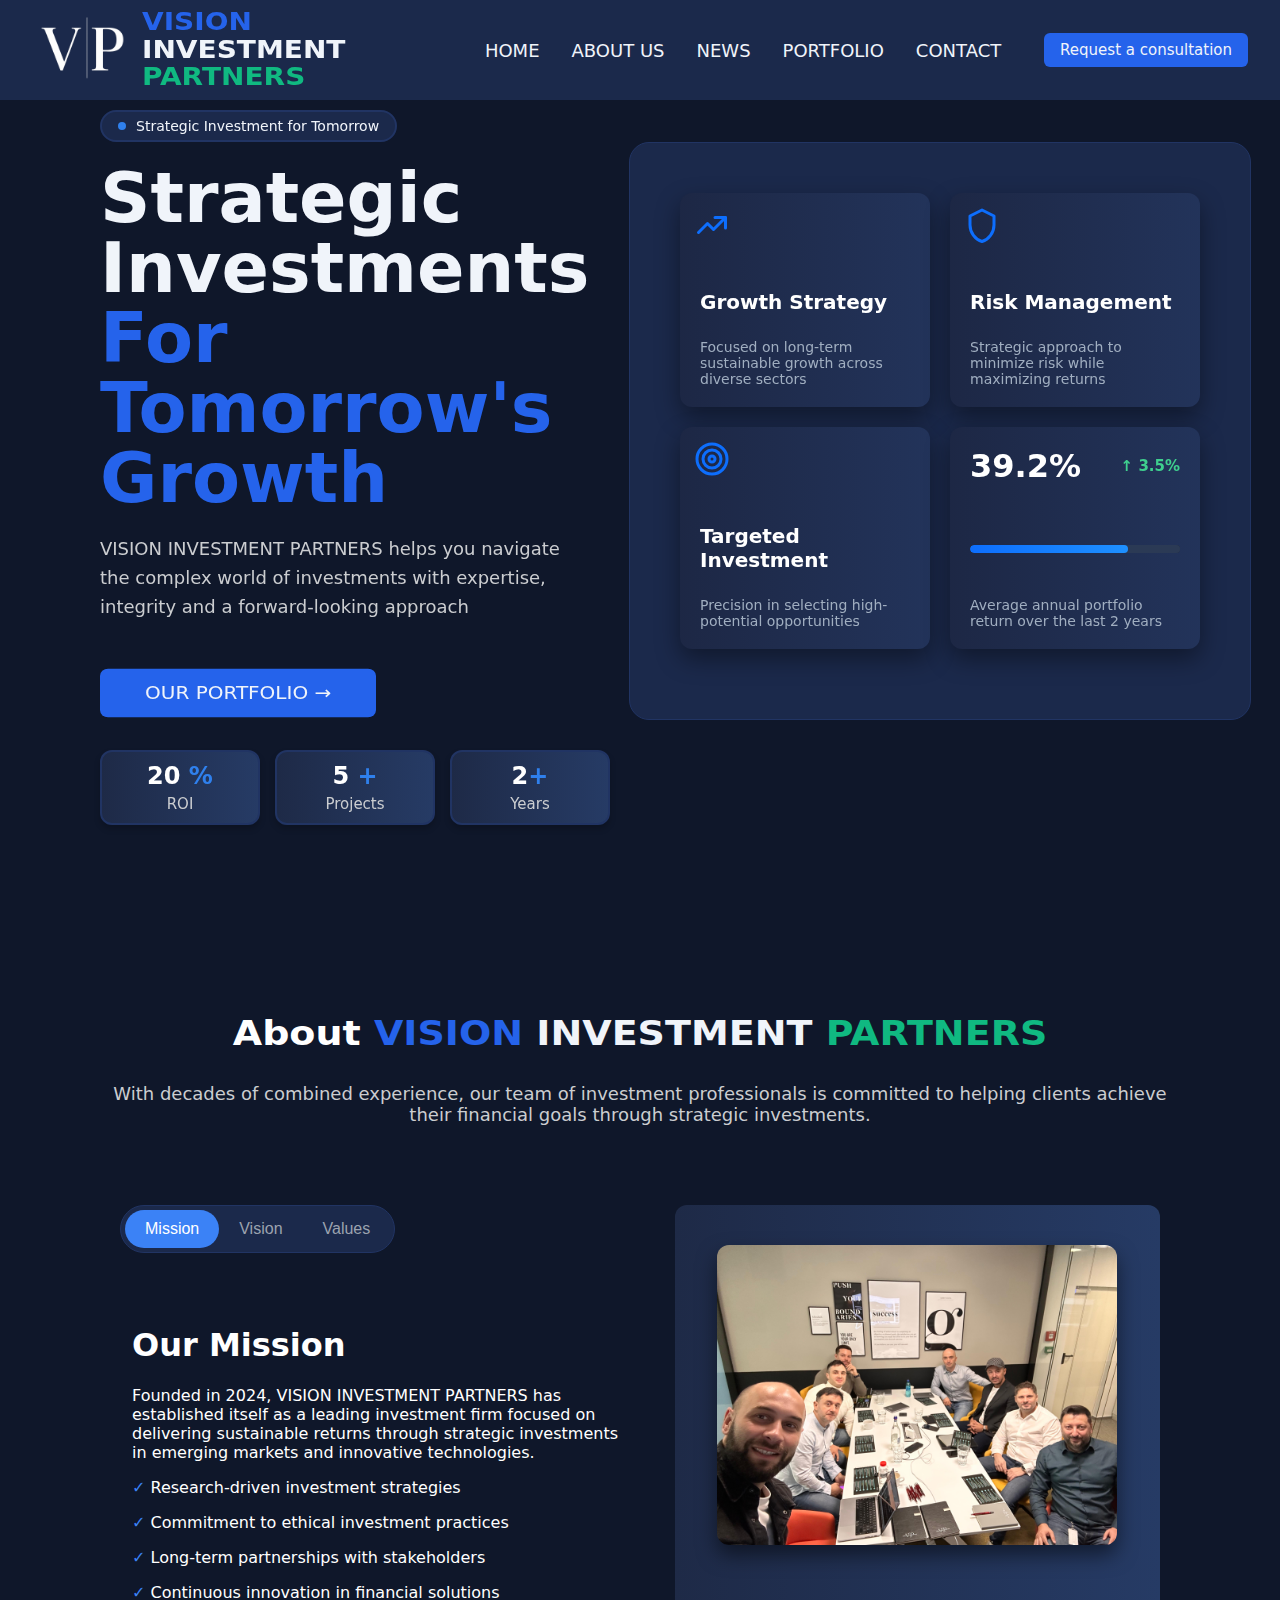
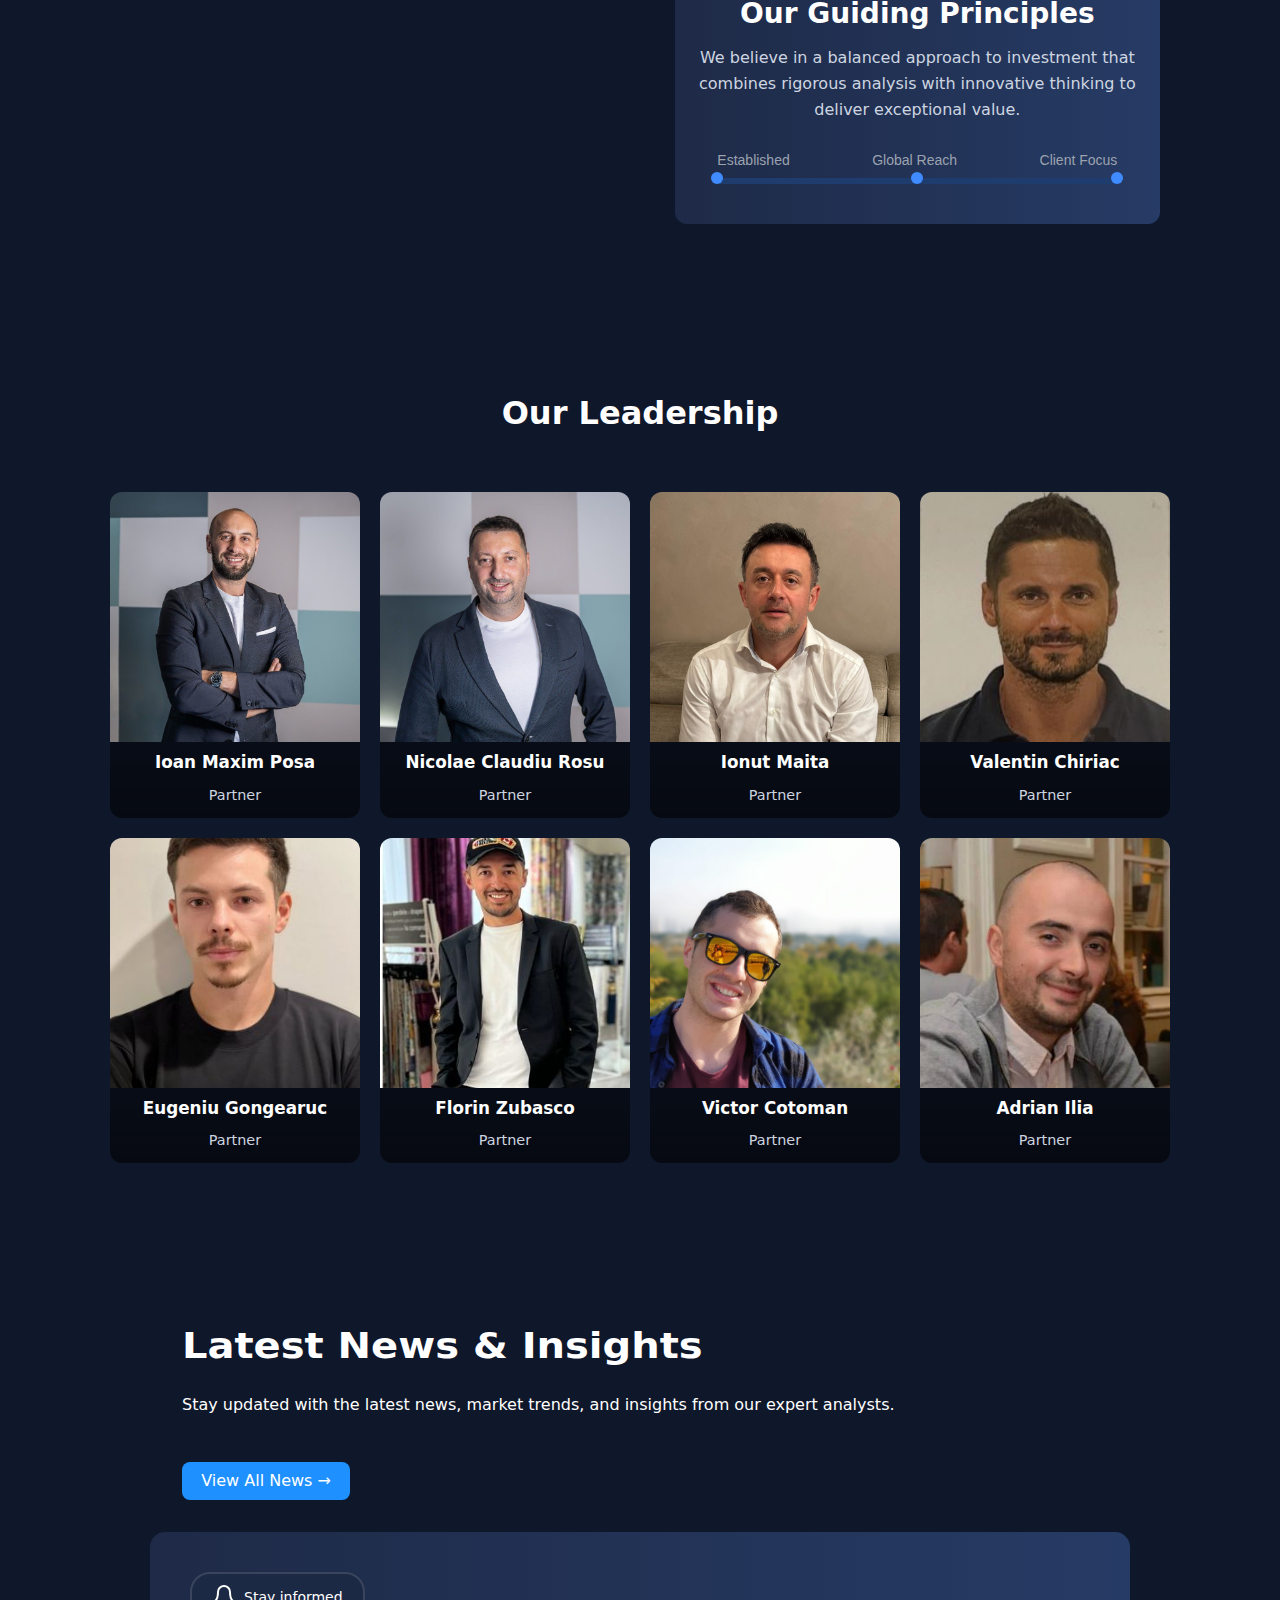
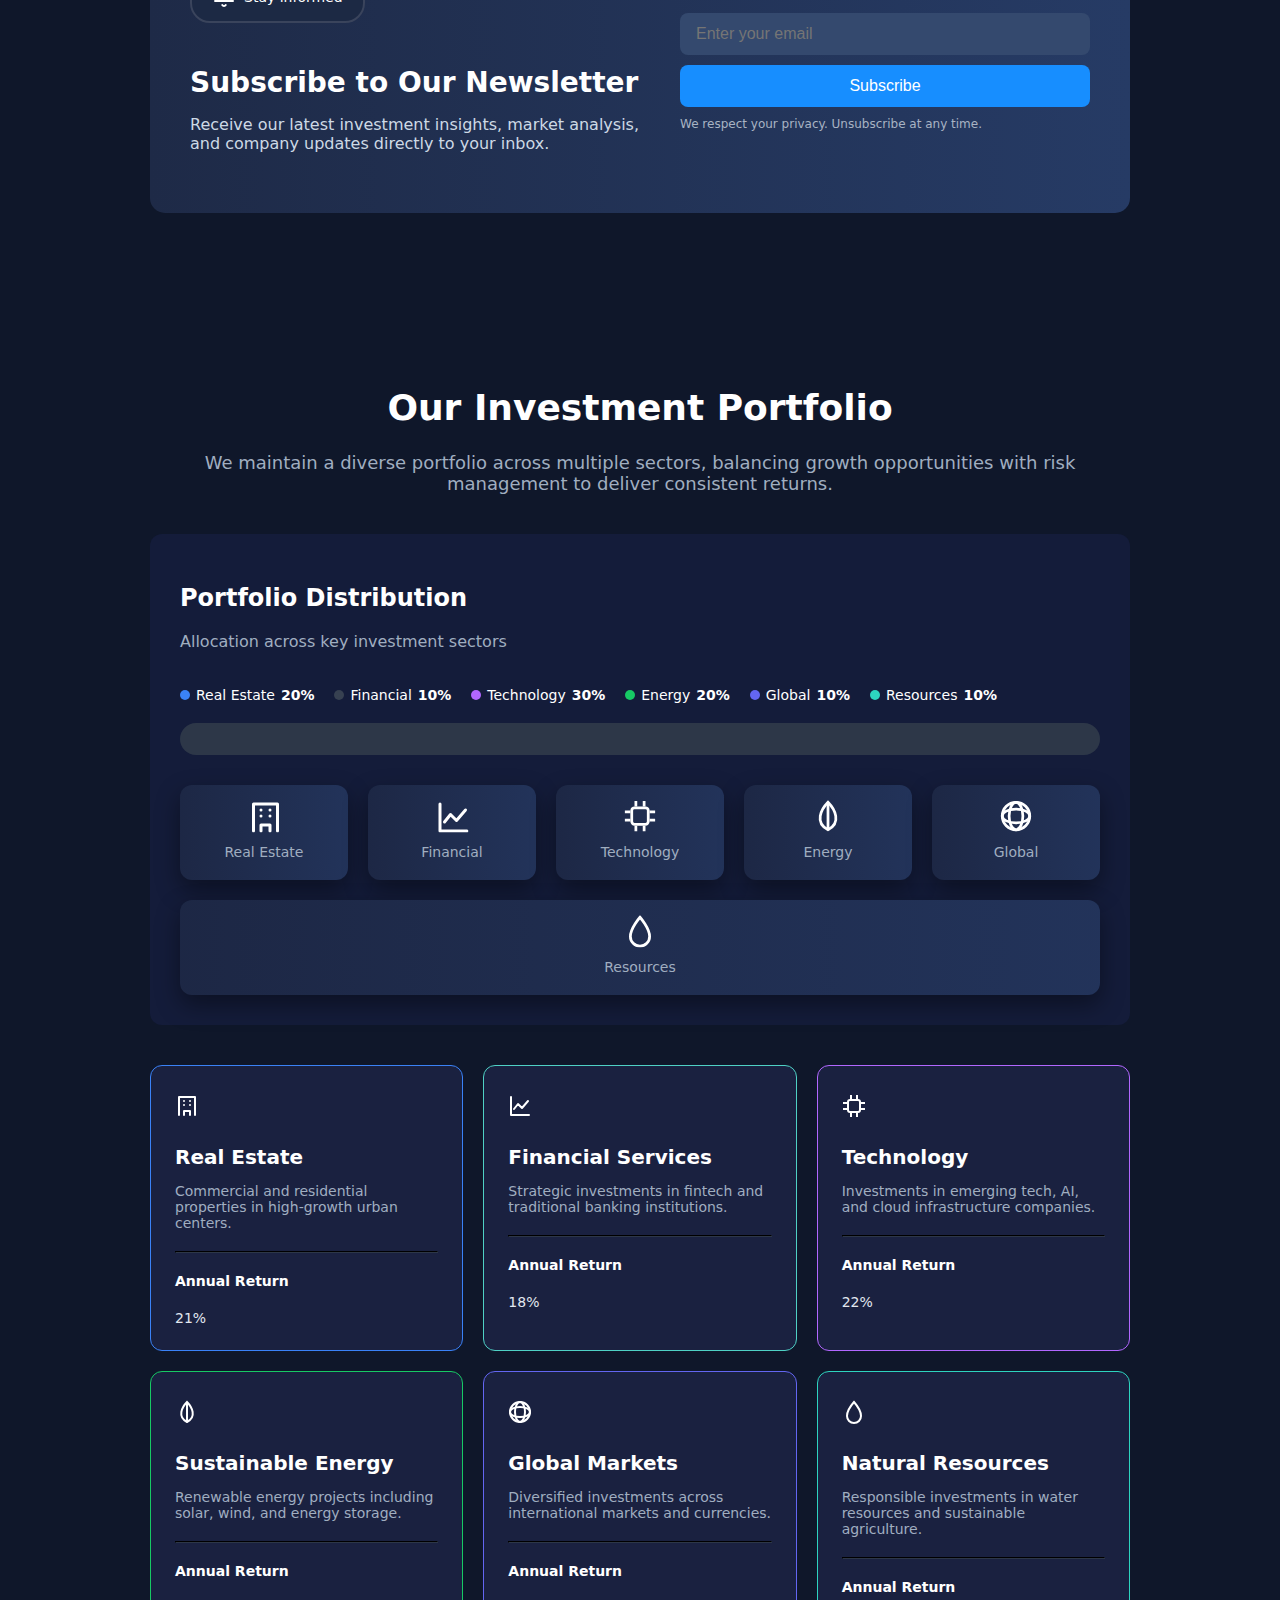
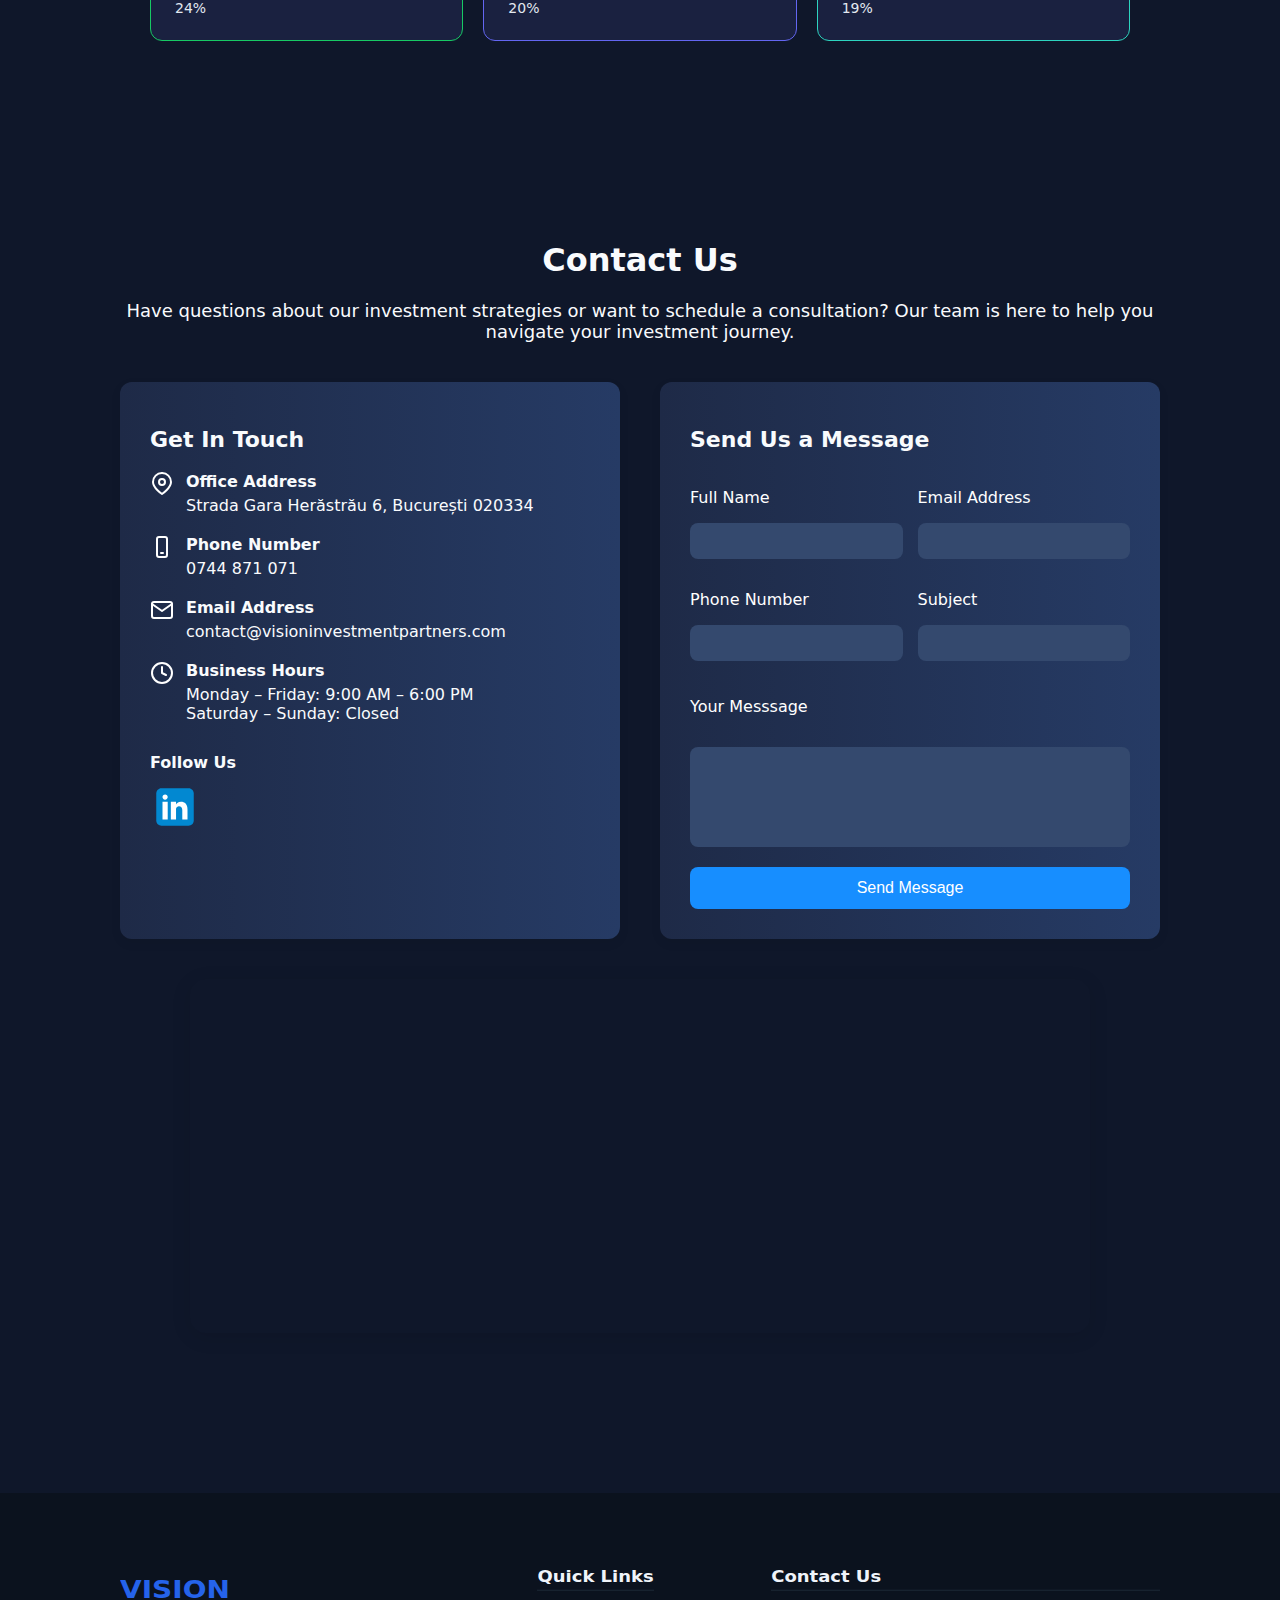
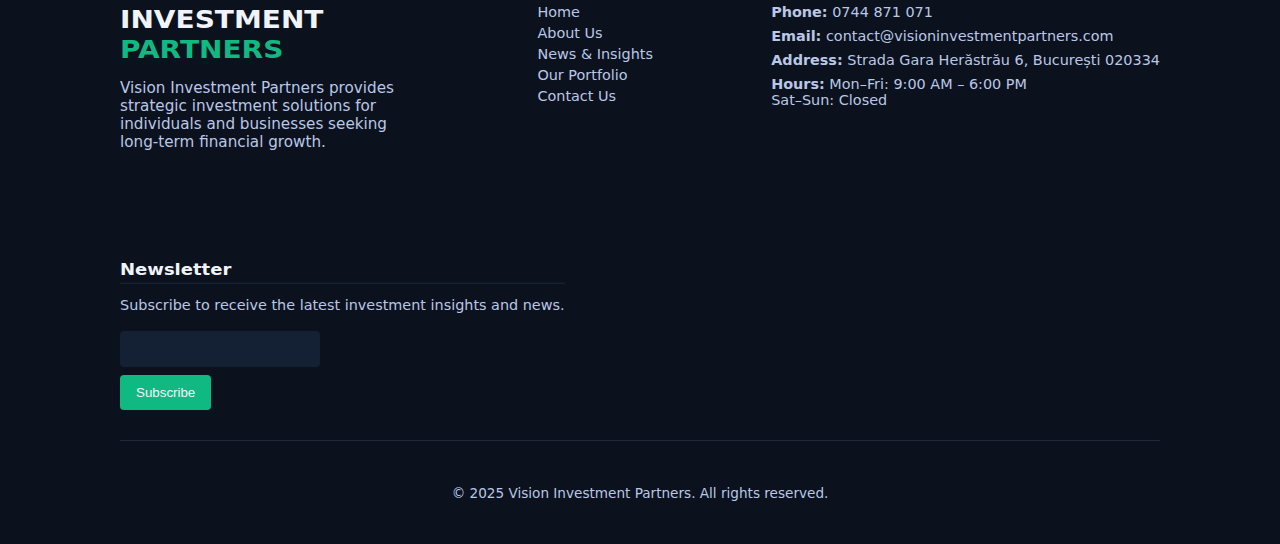
<file: index.html>
<!DOCTYPE html>
<html>
    <head>
        <title>Vision Investment Partners</title>
        <link rel="stylesheet" href="styles/menubar.css">
        <link rel="stylesheet" href="styles/main.css">
        <link rel="stylesheet" href="styles/home.css">
        <link rel="stylesheet" href="styles/aboutus.css">
        <link rel="stylesheet" href="styles/news.css">
        <link rel="stylesheet" href="styles/portfolio.css">
        <link rel="stylesheet" href="styles/contact.css">
        <link rel="stylesheet" href="styles/footer.css">
    </head> 

    <body>
        <div class="main">
        <div class="menu-bar">

            <div class="left-side">
                <div><img class="logo-image" src="images/LOGOwhite.png" alt="Logo"></div>
                <div class="logo-text">
                    <h1>
                        <span class="word1">VISION</span>
                        <span class="word2">INVESTMENT</span>
                        <span class="word3">PARTNERS</span>
                    </h1>
                </div>
            </div>      
            <div class="middle-side">
                    <a class="menubar-button" href="#home">HOME</a>
                    <a class="menubar-button" href="#about">ABOUT US</a>
                    <a class="menubar-button" href="#news">NEWS</a>
                    <a class="menubar-button" href="#portfolio">PORTFOLIO</a>
                    <a class="menubar-button" href="#contact">CONTACT</a>
            </div>
                        <!-- Hamburger button (hidden by default) -->
<button class="hamburger" aria-label="Toggle menu">
  ☰
</button>

<!-- Mobile menu (hidden by default) -->
<div class="mobile-menu">
  <a class="menubar-button" href="#home">HOME</a>
                    <a class="menubar-button" href="#about">ABOUT US</a>
                    <a class="menubar-button" href="#news">NEWS</a>
                    <a class="menubar-button" href="#portfolio">PORTFOLIO</a>
                    <a class="menubar-button" href="#contact">CONTACT</a>
  <!-- Add more as needed -->
</div>
            <div class="right-side">
               <a class="request-button" href="#contact">Request a consultation</a>
            </div>
        </div>

        <div class="home-page" id="home">
  <div class="live-text scroll-reveal">
    <div class="circle"></div>
    Strategic Investment for Tomorrow
  </div>

  <div class="left-right-side">
    <div class="strategic-div scroll-reveal">
      <div class="titles">
        <h1>
          <span class="title-1 scroll-reveal">Strategic Investments</span>
          <span class="title-2 scroll-reveal">For Tomorrow's Growth</span>
        </h1>
      </div>
      <h2 class="description scroll-reveal">
        VISION INVESTMENT PARTNERS helps you navigate the complex world of investments with expertise, integrity and a forward-looking approach
      </h2>
      <div class="button scroll-reveal">
        <a class="portfolio-button" href="#portfolio">OUR PORTFOLIO &#8594;</a>  
      </div>
    </div>

    <div class="analysis-grid">
      <div class="card scroll-reveal">
        <div class="icon">
          <svg width="24" height="24" fill="none" stroke="#0D6EFD" stroke-width="2" stroke-linecap="round" stroke-linejoin="round">
            <path d="M3 17l6-6 4 4 8-8"></path>
            <path d="M14 7h7v7"></path>
          </svg>
        </div>
        <h1>Growth Strategy</h1>
        <p>Focused on long-term sustainable growth across diverse sectors</p>
      </div>

      <div class="card scroll-reveal">
        <div class="icon">
          <svg width="24" height="24" fill="none" stroke="#0D6EFD" stroke-width="2" stroke-linecap="round" stroke-linejoin="round">
  <path d="M12 2l8 4v6c0 5-3.5 9.74-8 11-4.5-1.26-8-6-8-11V6l8-4z"></path>
</svg>

        </div>
        <h1>Risk Management</h1>
        <p>Strategic approach to minimize risk while maximizing returns</p>
      </div>

      <div class="card scroll-reveal">
        <div class="icon">
          <svg width="24" height="24" fill="none" stroke="#0D6EFD" stroke-width="2" stroke-linecap="round" stroke-linejoin="round">
            <circle cx="12" cy="12" r="10"></circle>
            <circle cx="12" cy="12" r="6"></circle>
            <circle cx="12" cy="12" r="2"></circle>
          </svg>
        </div>
        <h1>Targeted Investment</h1>
        <p>Precision in selecting high-potential opportunities</p>
      </div>

      <div class="stat-card card scroll-reveal">
        <div style="display: flex; align-items: center; justify-content: space-between;">
          <div class="stat-percentage">39.2%</div>
          <div class="stat-growth">&#8593; 3.5%</div>
        </div>
        <div class="progress-bar"><progress value="75" max="100"></progress></div>
        <p>Average annual portfolio return over the last 2 years</p>
      </div>
    </div>
  </div>

  <div class="bottom-div">
    <div class="card-bottom scroll-reveal">
      <h1>20 <span>&#37;</span></h1>
      <p>ROI</p>
    </div>
    <div class="card-bottom scroll-reveal">
      <h1>5 <span>&#43;</span></h1>
      <p>Projects</p>
    </div>
    <div class="card-bottom scroll-reveal">
      <h1>2<span>&#43;</span></h1>
      <p>Years</p> 
    </div>
  </div>
        </div>


        <div class="about-page" id="about">
            <div class="top-about-side">
                <h1>About
                    <span class="w1">VISION</span>
                    <span class="w2">INVESTMENT</span>
                    <span class="w3">PARTNERS</span>
                </h1>
                <p>With decades of combined experience, our team of investment professionals is committed to helping clients achieve their financial goals through strategic investments.</p>
            </div>

            <div class="left-right-about">
                <div class="left-about-side">
                    <div class="buttons-about">
                    <button id="missionBtn" class="mission-button tab-button active" onclick="complete('mission')">Mission</button>
                    <button id="visionBtn" class="vision-button tab-button" onclick="complete('vision')">Vision</button>
                    <button id="valuesBtn" class="values-button tab-button" onclick="complete('values')">Values</button>
                    </div>
                     
                      <div class="tocompletejs-div">
                    <!-- Conținutul dinamic va fi adăugat aici -->
                    </div>
                    </div>

            <div class="guiding-section">
                <div class="guiding-image-text">
                <div class="image-container">
                <img src="images/team.jpg" alt="Team" />
                </div>
                <div class="text-container">
                <h1>Our Guiding Principles</h1>
                <p>
                        We believe in a balanced approach to investment that combines rigorous
                        analysis with innovative thinking to deliver exceptional value.
                </p>
                 
                      <div class="progress-container">
                <div class="progress-labels">
                <span>Established</span>
                <span>Global Reach</span>
                <span>Client Focus</span>
                </div>
                <div class="progress-about-bar">
                <div class="progress-step" style="left: 0%;"></div>
                <div class="progress-step" style="left: 50%;"></div>
                <div class="progress-step" style="left: 100%;"></div>
                </div>
                </div>
                </div>
                </div>
                </div>
        </div>

   
          

            <div class="leader-title"><h1>Our Leadership</h1></div>
            <div class="members-description">
                <div class="each-member">
                    <img src="images/ioan-maxim-posa.jpg">
                    <a href="https://www.linkedin.com/in/ioan-posa/">Ioan Maxim Posa</a>
                    <p>Partner</p>
                </div>
                <div class="each-member">
                    <img src="images/claudiu-rosu.jpg">
                    <a href="https://www.linkedin.com/in/nicolae-rosu-42202322/">Nicolae Claudiu Rosu</a>
                    <p>Partner</p>
                </div>
                <div class="each-member">
                    <img src="images/ionut-maita-poza.jpg">
                    <a href="https://www.linkedin.com/in/ionut-maita-2b022569/">Ionut Maita</a>
                    <p>Partner</p>
                </div>
                <div class="each-member">
                    <img src="images/valentin-chiriac-poza.jpg">
                    <a href="https://www.linkedin.com/in/valentin-chiriac-7074677/">Valentin Chiriac</a>
                    <p>Partner</p>
                </div>
                <div class="each-member">
                    <img src="images/eugeniu-gongearuc.jpg">
                    <a href="https://www.linkedin.com/in/eugeniu-goncearuc-450301114/">Eugeniu Gongearuc</a>
                    <p>Partner</p>
                </div>
                <div class="each-member">
                    <img src="images/florin-zubasco.jpg">
                    <a href="https://www.linkedin.com/in/florin-zubasco-b6840361/">Florin Zubasco</a>
                    <p>Partner</p>
                </div>
                <div class="each-member">
                    <img src="images/victor-cotoman.jpg">
                    <a href="https://www.linkedin.com/in/victor-cotoman-5b4208116/">Victor Cotoman</a>
                    <p>Partner</p>
                </div>
                <div class="each-member">
                    <img src="images/adrian-ilia-poza.jpg">
                    <a href="https://www.linkedin.com/in/adrian-ilia-5ab1b788/">Adrian Ilia</a>
                    <p>Partner</p>
                </div>
            </div>
        </div>

        <div class="news-page" id="news">
            <div class="news-container">
                <h1>Latest News & Insights</h1>
                <p>Stay updated with the latest news, market trends, and insights from our expert analysts.</p>
                
                <div class="news-grid" id="newsGrid">   </div>
                
                <a href="https://www.bloomberg.com" target="_blank" class="view-all">View All News →</a>
              </div>
                <div class="newsletter-container">
                  <div class="newsletter-content">
                    <div class="left-section">
                      <div class="stay-informed">
                        <span class="bell-icon">
                            <svg xmlns="http://www.w3.org/2000/svg" width="24" height="24" fill="none" stroke="white" stroke-width="2" stroke-linecap="round" stroke-linejoin="round">
  <path d="M18 8a6 6 0 0 0-12 0c0 7-3 9-3 9h18s-3-2-3-9" />
  <path d="M13.73 21a2 2 0 0 1-3.46 0" />
</svg>
</span> Stay informed
                      </div>
                      <h2>Subscribe to Our Newsletter</h2>
                      <p>Receive our latest investment insights, market analysis, and company updates directly to your inbox.</p>
                    </div>
                    <div class="right-section">
                      <input type="email" placeholder="Enter your email" />
                      <button>Subscribe</button>
                      <small>We respect your privacy. Unsubscribe at any time.</small>
                    </div>
                  </div>
                </div>  
        </div>
        
        <div class="portfolio-page" id="portfolio">
                <div class="top-portfolio-div">
                <h1>Our Investment Portfolio</h1>
                <p>We maintain a diverse portfolio across multiple sectors, balancing growth opportunities with risk management to deliver consistent returns. </p>
                </div>
            
                <div class="portfolio-distribution">
                <div class="portfolio-header">
                    <div>
                    <h2>Portfolio Distribution</h2>
                    <p>Allocation across key investment sectors</p>
                    </div>
                </div>
            
                <div class="allocation-legend">
                    <span><span class="dot real-estate"></span> Real Estate <strong>20%</strong></span>
                    <span><span class="dot financial"></span> Financial <strong>10%</strong></span>
                    <span><span class="dot technology"></span> Technology <strong>30%</strong></span>
                    <span><span class="dot energy"></span> Energy <strong>20%</strong></span>
                    <span><span class="dot global"></span> Global <strong>10%</strong></span>
                    <span><span class="dot resources"></span> Resources <strong>10%</strong></span>
                </div>
            
                <div class="bar">
                <div class="real-estate-bar" style="--bar-width: 20%;"></div>
                <div class="financial-bar" style="--bar-width: 10%;"></div>
                <div class="technology-bar" style="--bar-width: 30%;"></div>
                <div class="energy-bar" style="--bar-width: 20%;"></div>
                <div class="global-bar" style="--bar-width: 10%;"></div>
                <div class="resources-bar" style="--bar-width: 10%;"></div>
                </div>

            
                <div class="investment-cards">
                    <div class="card">
                    <div class="card-icon">
                        <svg xmlns="http://www.w3.org/2000/svg" width="24" height="24" fill="none" stroke="white" stroke-width="2" stroke-linecap="round" stroke-linejoin="round">
  <path d="M4 21V3h16v18"/>
  <path d="M9 21v-4h6v4"/>
  <path d="M9 7h.01"/>
  <path d="M15 7h.01"/>
  <path d="M9 11h.01"/>
  <path d="M15 11h.01"/>
</svg>
                    </div>
                  
                    <p style="text-align: center;">Real Estate</p>
                    </div>
                    <div class="card">
                    <div class="card-icon">
                        <svg xmlns="http://www.w3.org/2000/svg" width="24" height="24" fill="none" stroke="white" stroke-width="2" stroke-linecap="round" stroke-linejoin="round">
  <path d="M3 3v18h18"/>
  <polyline points="6 15 10 10 14 14 20 7"/>
    </svg>

</div>
                    
                    <p style="text-align: center;">Financial</p>
                    </div>
                    <div class="card">
                    <div class="card-icon">
                        <svg xmlns="http://www.w3.org/2000/svg" width="24" height="24" fill="none" viewBox="0 0 24 24">
  <rect x="6" y="6" width="12" height="12" rx="2" stroke="currentColor" stroke-width="2"/>
  <path d="M9 1v4M15 1v4M9 19v4M15 19v4M1 9h4M1 15h4M19 9h4M19 15h4" stroke="currentColor" stroke-width="2"/>
</svg>
</div>
                  
                    <p style="text-align: center;">Technology</p>
                    </div>
                    <div class="card">
                    <div class="card-icon">
                        <svg xmlns="http://www.w3.org/2000/svg" width="24" height="24" fill="none" viewBox="0 0 24 24">
  <path d="M12 2C7 7 2 17 12 22c10-5 5-15 0-20z" stroke="currentColor" stroke-width="2" fill="none"/>
  <path d="M12 2v20" stroke="currentColor" stroke-width="2"/>
</svg>
</div>
               
                    <p style="text-align: center;">Energy</p>
                    </div>
                    <div class="card">
                    <div class="card-icon">
                        <svg xmlns="http://www.w3.org/2000/svg" width="24" height="24" fill="none" viewBox="0 0 24 24">
  <circle cx="12" cy="12" r="10" stroke="currentColor" stroke-width="2"/>
  <ellipse cx="12" cy="12" rx="10" ry="5" stroke="currentColor" stroke-width="2"/>
  <ellipse cx="12" cy="12" rx="5" ry="10" stroke="currentColor" stroke-width="2"/>
</svg>
</div>
                  
                    <p style="text-align: center;">Global</p>
                    </div>
                    <div class="card">
                    <div class="card-icon">
                        <svg xmlns="http://www.w3.org/2000/svg" width="24" height="24" fill="none" viewBox="0 0 24 24">
  <path d="M12 2C12 2 5 10 5 16a7 7 0 0 0 14 0c0-6-7-14-7-14z" stroke="currentColor" stroke-width="2" fill="none"/>
</svg>
</div>
                  
                    <p style="text-align: center;">Resources</p>
                    </div>
                </div>
                </div>
                
                <div class="investment-details">
                    <div class="detail-card real-estate-detail">
                    <div class="icon">
                            <svg xmlns="http://www.w3.org/2000/svg" width="24" height="24" fill="none" stroke="white" stroke-width="2" stroke-linecap="round" stroke-linejoin="round">
  <path d="M4 21V3h16v18"/>
  <path d="M9 21v-4h6v4"/>
  <path d="M9 7h.01"/>
  <path d="M15 7h.01"/>
  <path d="M9 11h.01"/>
  <path d="M15 11h.01"/>
</svg>
                    </div>
                    <h3>Real Estate</h3>
                    <p>Commercial and residential properties in high-growth urban centers.</p>
                    <hr />
                    <div class="info">
                        <span><strong>Annual Return</strong><br/>21%</span>
                    </div>
                    </div>
                
                    <div class="detail-card financial-detail">
                    <div class="icon"> 
                        <svg xmlns="http://www.w3.org/2000/svg" width="24" height="24" fill="none" stroke="white" stroke-width="2" stroke-linecap="round" stroke-linejoin="round">
  <path d="M3 3v18h18"/>
  <polyline points="6 15 10 10 14 14 20 7"/>
    </svg>
</div>
                    <h3>Financial Services</h3>
                    <p>Strategic investments in fintech and traditional banking institutions.</p>
                    <hr />
                    <div class="info">
                        <span><strong>Annual Return</strong><br/>18%</span>
                    </div>
                    </div>
                
                    <div class="detail-card tech-detail">
                    <div class="icon">
                        <svg xmlns="http://www.w3.org/2000/svg" width="24" height="24" fill="none" viewBox="0 0 24 24">
  <rect x="6" y="6" width="12" height="12" rx="2" stroke="currentColor" stroke-width="2"/>
  <path d="M9 1v4M15 1v4M9 19v4M15 19v4M1 9h4M1 15h4M19 9h4M19 15h4" stroke="currentColor" stroke-width="2"/>
</svg>
</div>
                    <h3>Technology</h3>
                    <p>Investments in emerging tech, AI, and cloud infrastructure companies.</p>
                    <hr />
                    <div class="info">
                        <span><strong>Annual Return</strong><br/>22%</span>
                    </div>
                    </div>
                
                    <div class="detail-card energy-detail">
                    <div class="icon">
                        <svg xmlns="http://www.w3.org/2000/svg" width="24" height="24" fill="none" viewBox="0 0 24 24">
  <path d="M12 2C7 7 2 17 12 22c10-5 5-15 0-20z" stroke="currentColor" stroke-width="2" fill="none"/>
  <path d="M12 2v20" stroke="currentColor" stroke-width="2"/>
</svg>
                    </div>
                    <h3>Sustainable Energy</h3>
                    <p>Renewable energy projects including solar, wind, and energy storage.</p>
                    <hr />
                    <div class="info">
                        <span><strong>Annual Return</strong><br/>24%</span>
                    </div>
                    </div>
                
                    <div class="detail-card global-detail">
                    <div class="icon">
                        <svg xmlns="http://www.w3.org/2000/svg" width="24" height="24" fill="none" viewBox="0 0 24 24">
  <circle cx="12" cy="12" r="10" stroke="currentColor" stroke-width="2"/>
  <ellipse cx="12" cy="12" rx="10" ry="5" stroke="currentColor" stroke-width="2"/>
  <ellipse cx="12" cy="12" rx="5" ry="10" stroke="currentColor" stroke-width="2"/>
</svg>
                    </div>
                    <h3>Global Markets</h3>
                    <p>Diversified investments across international markets and currencies.</p>
                    <hr />
                    <div class="info">
                        <span><strong>Annual Return</strong><br/>20%</span>
                    </div>
                    </div>
                
                    <div class="detail-card resource-detail">
                    <div class="icon">
                        <svg xmlns="http://www.w3.org/2000/svg" width="24" height="24" fill="none" viewBox="0 0 24 24">
  <path d="M12 2C12 2 5 10 5 16a7 7 0 0 0 14 0c0-6-7-14-7-14z" stroke="currentColor" stroke-width="2" fill="none"/>
</svg>
                    </div>
                    <h3>Natural Resources</h3>
                    <p>Responsible investments in water resources and sustainable agriculture.</p>
                    <hr />
                    <div class="info">
                        <span><strong>Annual Return</strong>19%</span>
                    </div>
                    </div>
                </div>    
          </div>
         

        <div class="contact-page" id="contact">
            <div  class="top-side-contact">
                <h1>Contact Us</h1>
                <p>Have questions about our investment strategies or want to schedule a consultation? Our team is here to help you navigate your investment journey.</p>
            </div>
            <div class="left-right-contact">

                <div class="left-side-contact">
                    <div><h1>Get In Touch</h1></div>
                    <div class="get-items-div">
                        <div class="info-item">
                            <div class="div-icon-adress"><span class="icon">
                                <svg xmlns="http://www.w3.org/2000/svg" width="24" height="24" fill="none" stroke="white" stroke-width="2" stroke-linecap="round" stroke-linejoin="round">
                                    <path d="M21 10c0 6-9 12-9 12s-9-6-9-12a9 9 0 1 1 18 0z" />
                                    <circle cx="12" cy="10" r="3" />
                                  </svg>
                                  </span></div>
                            <div class="info-text">
                                    <h4>Office Address</h4>
                                    <p>
                                        <a href="https://maps.app.goo.gl/YPP5yxCK1Y3N1K4p9" target="_blank" style="color: inherit; text-decoration: none;">
                                            Strada Gara Herăstrău 6, București 020334
                                        </a>
                                    </p>
                            </div>
                        </div>
                        <div class="info-item">
                            <div class="div-icon-phone"><span class="icon">
                                <svg xmlns="http://www.w3.org/2000/svg" width="24" height="24" fill="none" stroke="white" stroke-width="2" stroke-linecap="round" stroke-linejoin="round">
                                    <rect x="7" y="2" width="10" height="20" rx="2" ry="2"/>
                                    <line x1="11" y1="18" x2="13" y2="18"/>
                                  </svg>
                                  </span></div>
                            <div class="phone-text">
                                        <h4>Phone Number</h4>
                                        <p>0744 871 071</p>
                            </div>
                        </div>
                          <div class="info-item">
                            <div class="div-icon-email"><span class="icon">
                                <svg xmlns="http://www.w3.org/2000/svg" width="24" height="24" fill="none" 
                                    stroke="white" stroke-width="2" stroke-linecap="round" stroke-linejoin="round">
                                  <rect x="2" y="4" width="20" height="16" rx="2" ry="2" />
                                  <polyline points="22,6 12,13 2,6" />
                                </svg>

                                </span></div>
                            <div class="email-text">
                                <h4>Email Address</h4>
                                <p>
                                    <a href="mailto:contact@visioninvestmentpartners.com" style="color: inherit; text-decoration: none;">
                                        contact@visioninvestmentpartners.com
                                    </a>
                                </p>
                            </div>
                          </div>
                          <div class="info-item">
                            <div class="div-icon-hours">
                                <span class="icon">
                                <svg xmlns="http://www.w3.org/2000/svg" width="24" height="24" fill="none" 
                                          stroke="white" stroke-width="2" stroke-linecap="round" stroke-linejoin="round">
                                        <circle cx="12" cy="12" r="10" />
                                        <polyline points="12,6 12,12 16,14" />
                                  </svg>
                                  </span></div>
                            <div class="hours-text">
                              <h4>Business Hours</h4>
                              <p>Monday – Friday: 9:00 AM – 6:00 PM<br>Saturday – Sunday: Closed</p>
                            </div>
                          </div>

                     </div>
                    <div class="follow-us-div">
                        <h4>Follow Us</h4>
                                <div class="social-icons">
                                    <a href="https://www.linkedin.com/company/vision-investment-partner/about/"> <svg xmlns="http://www.w3.org/2000/svg" x="0px" y="0px" width="100" height="100" viewBox="0 0 48 48">
                                        <path fill="#0288D1" d="M42,37c0,2.762-2.238,5-5,5H11c-2.761,0-5-2.238-5-5V11c0-2.762,2.239-5,5-5h26c2.762,0,5,2.238,5,5V37z"></path><path fill="#FFF" d="M12 19H17V36H12zM14.485 17h-.028C12.965 17 12 15.888 12 14.499 12 13.08 12.995 12 14.514 12c1.521 0 2.458 1.08 2.486 2.499C17 15.887 16.035 17 14.485 17zM36 36h-5v-9.099c0-2.198-1.225-3.698-3.192-3.698-1.501 0-2.313 1.012-2.707 1.99C24.957 25.543 25 26.511 25 27v9h-5V19h5v2.616C25.721 20.5 26.85 19 29.738 19c3.578 0 6.261 2.25 6.261 7.274L36 36 36 36z"></path>
                                        </svg>
                                    </a>
                               <!--     <a href="https://www.facebook.com/"><svg xmlns="http://www.w3.org/2000/svg" x="0px" y="0px" width="100" height="100" viewBox="0 0 48 48">
                                        <linearGradient id="Ld6sqrtcxMyckEl6xeDdMa_uLWV5A9vXIPu_gr1" x1="9.993" x2="40.615" y1="9.993" y2="40.615" gradientUnits="userSpaceOnUse"><stop offset="0" stop-color="#2aa4f4"></stop><stop offset="1" stop-color="#007ad9"></stop></linearGradient><path fill="url(#Ld6sqrtcxMyckEl6xeDdMa_uLWV5A9vXIPu_gr1)" d="M24,4C12.954,4,4,12.954,4,24s8.954,20,20,20s20-8.954,20-20S35.046,4,24,4z"></path><path fill="#fff" d="M26.707,29.301h5.176l0.813-5.258h-5.989v-2.874c0-2.184,0.714-4.121,2.757-4.121h3.283V12.46 c-0.577-0.078-1.797-0.248-4.102-0.248c-4.814,0-7.636,2.542-7.636,8.334v3.498H16.06v5.258h4.948v14.452 C21.988,43.9,22.981,44,24,44c0.921,0,1.82-0.084,2.707-0.204V29.301z"></path>
                                        </svg>  -->
                                    </a>
                                </div>
                    </div>
                </div>
                <div class="right-side-contact">
                    <h1>Send Us a Message</h1>
                        <div class="the-4inputs">
                            <div>
                                <p>Full Name</p>
                                <input type="text">
                            </div>
                            <div>
                                <p>Email Address</p>
                                <input type="email">
                            </div>
                            <div>
                                <p>Phone Number</p>
                                <input >
                            </div>
                            <div class="subject-input">
                                <p>Subject</p>
                                <input type="text">
                            </div>
                         

                        </div>
                        <div class="yor-message-div">
                            <p>Your Messsage</p>
                            <input>
                        </div>
                        <button class="send-button">Send Message</button>
                </div>
            </div>
            <div class="map-container">
                <iframe  class="map-frame"
             src="https://www.google.com/maps/embed?pb=!1m18!1m12!1m3!1d677.3933540322806!2d26.10393636960116!3d44.47991005506546!2m3!1f0!2f0!3f0!3m2!1i1024!2i768!4f13.1!3m3!1m2!1s0x40b20334c56d2fdd%3A0x7f9e2374d0266299!2sStrada%20Gara%20Her%C4%83str%C4%83u%206%2C%20Bucure%C8%99ti%20020334!5e1!3m2!1sro!2sro!4v1747063380701!5m2!1sro!2sro" width="600" height="450" style="border:0;" allowfullscreen="" loading="fast" referrerpolicy="no-referrer-when-downgrade">
             
                </iframe>
            </div>
        </div>
        </div>

        <div class="footer-div"> 
            <div class="footer-columns">
                <div class="logo-col">
                    <h5>
                        <span class="w1">VISION</span>
                        <span class="w2">INVESTMENT</span><br>
                        <span class="w3">PARTNERS</span>
                    </h5>
                    <p>Vision Investment Partners provides strategic investment solutions for individuals and businesses seeking long-term financial growth.</p>
                </div> 

                <div class="links-col">
                    <h6>Quick Links</h6>
                    <a href="#home">Home</a>
                    <a href="#about">About Us</a>
                    <a href="#news">News & Insights</a>
                    <a href="#portfolio">Our Portfolio</a>
                    <a href="#contact">Contact Us</a>
                </div>

                <div class="contact-col">
                    <h6>Contact Us</h6>
                    <p><strong>Phone:</strong> 0744 871 071</p>
                    <p><strong>Email:</strong> <a href="mailto:contact@visioninvestmentpartners.com">contact@visioninvestmentpartners.com</a></p>
                    <p><strong>Address:</strong> Strada Gara Herăstrău 6, București 020334</p>
                    <p><strong>Hours:</strong> Mon–Fri: 9:00 AM – 6:00 PM <br> Sat–Sun: Closed</p>
                </div>

                <div class="newsletter-col">
                    <h6>Newsletter</h6>
                    <p>Subscribe to receive the latest investment insights and news.</p>
                    <input type="email" class="newsletter-input"><br>
                    <button>Subscribe</button>
                </div>
            </div>

            <div class="footer-bottom">
                <p>© 2025 Vision Investment Partners. All rights reserved.</p>
            </div>
        </div>
    </div>
    <div id="customAlert" class="custom-alert">
  <p>We're still working on this feature. In the meantime, please contact us at the phone number or Email provided for assistance.</p>
  <button onclick="closeAlert()">Got it</button>
</div>

        <script src="scripts/allscripts.js"></script>
        
    </body>
</html>
</file>
<file: styles/menubar.css>
.menu-bar {
    position: fixed;
    top: 0;
    left: 0;
    right: 0;
    height: 100px;
    background-color: #1b294b;
    display: flex;
    align-items: center;
    justify-content: space-between;
    padding: 0 32px;
    z-index: 1000;
       font-family: Montserrat, system-ui, sans-serif;
  }
 
.live-text{
  display: inline-flex;
  align-items: center;
  gap: 10px;
  background-color: #1b294b;
  color: #f0f4fa;
  padding: 6px 16px;
  border-radius: 999px;
  font-family: Montserrat, system-ui, sans-serif;
  font-size: 14px;
  border-style: solid;
  border-width: 2px;
  border-color: #213463;
}
.circle {
  width: 8px;
  height: 8px;
  background-color: #2f80ed;
  border-radius: 50%;
}

  .left-side, 
  .middle-side, 
  .right-side {
    display: flex;
    align-items: center;
  }
 
  .left-side {
    gap: 10px;
  }
 
  .logo-image {
    height: 100px;
    width: auto;
  }
 
  .logo-text {
    display: flex;
    flex-direction: column;
    font-size: 14px;
    text-transform: uppercase;
    transform: scaleY(0.9);
    line-height: 1.1;
    max-width: 300px;
  }
 
  .word1 { color: #2563eb; }
  .word2 { color: #f0f4fa; }
  .word3 { color: #10b981; }
 
  .middle-side {
    gap: 32px;
  }
 
  .middle-side a {
    color: #f0f4fa;
    font-size: 18px;
    text-decoration: none;
    outline: none;
    border: none;
    background: none;
    box-shadow: none;
    cursor: pointer;
  }
 
  .middle-side a:hover {
    color: #2563eb;
  }
 
 
  .right-side {
    gap: 16px
  }
 
  .request-button {
    background-color: #2563eb;
    color: #f0f4fa;
    padding: 8px 16px;
    border-radius: 0.375rem;
    font-size: 15px;
    border: none;
    cursor: pointer;
    text-decoration: none;
  }
 
  .request-button:hover {
    background-color: #1e40af;
  }

  /*RESPONSIVE DESIGN*/
/* Hide hamburger by default */
.hamburger {
  display: none;
  font-size: 22px;
  background: none;
  border: none;
  color: #f0f4fa;
  cursor: pointer;
}

/* Mobile menu style */
.mobile-menu {
  display: none;
  flex-direction: column;
  gap: 16px;
  background-color: #1b294b;
  padding: 16px;
  position: absolute;
  top: 100px; /* Below the menu bar */
  right: 32px;
  z-index: 999;
  width: 250px;
}

.mobile-menu a {
  color: #f0f4fa;
  font-size: 18px;
  text-decoration: none;
}

.mobile-menu a:hover {
  color: #2563eb;
}

/* Show hamburger, hide middle & request button on tablets/phones */
@media (max-width: 1024px) {
  .middle-side,
  .request-button {
    display: none;
  }

  .hamburger {
    display: block;
  }
}

/* Optional: animation or dropdown display */
.mobile-menu.show {
  display: flex;
}
</file>
<file: styles/main.css>
html {
  scroll-behavior: smooth;
     font-family: Montserrat, system-ui, sans-serif;
}  
body {
  margin: 0;
  background-color: #0f172a;
}
.main{
  padding: 100px;
  background-color: #0f172a;
  padding-top: 110px;
}

.custom-alert {
  position: fixed;
  bottom: 30px;
  right: 30px;
  background-color: #0D6EFD;
  color: white;
  padding: 15px 20px;
  border-radius: 8px;
  box-shadow: 0 4px 12px rgba(0, 0, 0, 0.2);
  font-size: 14px;
  z-index: 9999;
  display: none;
  max-width: 300px;
}

.custom-alert button {
  background: white;
  color: #0D6EFD;
  border: none;
  padding: 6px 12px;
  margin-top: 10px;
  border-radius: 4px;
  cursor: pointer;
  font-weight: bold;
}
</file>
<file: styles/home.css>
.home-page {
  padding-bottom: 80px;
  font-family: Montserrat, system-ui, sans-serif;
}
 
.left-right-side{
    display: flex;
    justify-content: space-between;
}




/* STRATEGIC DIV---          -- LEFT SIDE OF HOME PAGE*/
.strategic-div{
  display: flex;
  flex:1;
  display: inline-block;
  max-width: 900px;
  margin-right: 40px;
}
.title-1{
    font-size: 70px;
    line-height: 1.2;
    margin: 0;
    color: #f0f4fa;
    font-weight: bold;
    line-height: 1;
    transform: scaleY(0.9);
}
.title-2{
    font-size: 70px;
    line-height: 1.2;
    margin: 0;
    color:#2563eb;
    display: inline-block;
    font-weight: bold;
    line-height: 1;
    transform: scaleY(0.9);
}
 
.description{
    margin-top: 20px;
    font-size: 18px;
    color: #cbcdd0;
    line-height: 1.6;
    font-weight: normal;
}
 
.button a {
    margin-top: 30px;
    text-decoration: none;
    padding: 15px 45px;
    border-radius: 8px;
    font-size: 20px;
    display: inline-flex;
    align-items:center;
    transition: 0.3s ease;
    transform: scaleY(0.9);
    
}

.portfolio-button {
    background-color: #2563eb;
    color: #f0f4fa;
}
.portfolio-button:hover {
    background-color: #1e40af;
}  

/**BOTTOM            DIV            CARDS*/

.bottom-div {
  display: flex;
  column-gap: 15px;  
  margin-top: 30px;
  justify-content: left;  
  align-items: center;  
}
.card-bottom {
 background: linear-gradient(90deg, #1e2a47, #263b65);
  height: 75px;  
  width: 160px;  
  border-radius: 12px;  
  border: 2px solid #213463;  
  display: flex;
  flex-direction: column;
  justify-content: center;
  align-items: center;  
  padding: 10px;  
  box-shadow: 0 4px 6px rgba(0, 0, 0, 0.2);  
  transition: transform 0.3s ease, box-shadow 0.3s ease;
}
.card-bottom:hover {
  transform: translateY(-5px);  
  box-shadow: 0 6px 12px rgba(0, 0, 0, 0.3);
}
.card-bottom p {
  color: #cbcdd0;
  font-size: 15px;
  margin-top: 5px;  
  margin-bottom: 0;
}
.card-bottom h1 {
  color: white;
  font-size: 24px;
  font-weight: bold;  
  margin: 0;  
}
.card-bottom h1 span {
  color: #2f80ed;
}
 
/*RIGHT SIDE------- ANALYSIS GRIDDDDD*/

.analysis-grid {
  background-color: #1b294b;
  padding: 50px 50px 70px 50px;
  display: grid;
  grid-template-columns: repeat(auto-fit, minmax(250px, 1fr));
  gap: 20px;
  max-width: 700px;
  border-width: 1px;
  border-radius: 20px;
  border-color: #213463;
  border-style: solid; 
  transition: box-shadow 0.4s ease; 
}
.analysis-grid:hover {
  box-shadow: 0 8px 24px rgba(62, 166, 255, 0.3), 0 0 0 2px #3ea6ff; 
}
.analysis-grid h1{
  color: white;
  font-family: Montserrat, system-ui, sans-serif;
  font-size: 20px;
}
.analysis-grid p{
  font-family: Montserrat, system-ui, sans-serif;
  color: #f0f4fa; 
  font-size: 13px;
}

.card {
  background: linear-gradient(90deg, rgba(30, 42, 71, 0.7), rgba(38, 59, 101, 0.7));
  border-radius: 16px;
  padding: 20px;
  box-shadow: 0 10px 25px rgba(0, 0, 0, 0.4);
  display: flex;
  flex-direction: column;
  justify-content: space-between;

}
.icon {
  align-self: flex-start;
  margin-bottom: 10px;
}

.card svg{
transform: scale(1.5);
  margin-bottom: 13px;
 align-self: flex-start;
}

.card h1{
  margin: 0;
  color: white;
  text-align: left;

}
.card p {
  margin: 0;
  font-size: 15px;
  color: #c3d5e9;
  text-align: left;
 
}

.stat-percentage {
  font-size: 32px;
  font-weight: bold;
  color: white;
}

.stat-growth {
  color: #3fcf8e;
  font-weight: 600;
  font-size: 15px;
}

/* PROGRESS                  BAR FROM              ANALISYS*/
progress {
  width: 100%;
  height: 8px;
  border: none;
  border-radius: 4px;
  background-color: #2b3a55; /* Subtle dark background */
  appearance: none;
  -webkit-appearance: none;
  overflow: hidden;
  display: block;
}

/* WebKit (Chrome, Edge, Safari) */
progress::-webkit-progress-bar {
  background-color: #2b3a55; /* Matches the container background */
  border-radius: 4px;
}

progress::-webkit-progress-value {
  background: linear-gradient(90deg, #0d6efd, #1e90ff);
  border-radius: 4px;
  transition: width 0.4s ease;
}

/* Firefox */
progress::-moz-progress-bar {
  background: linear-gradient(90deg, #0d6efd, #1e90ff);
  border-radius: 4px;
  transition: width 0.4s ease;
}


/*RESPONSIVE DESIGN*/

/* Tablet view (up to 1024px) */
@media (max-width: 1024px) {
  .left-right-side {
    flex-direction: column;
    align-items: center;
    gap: 40px;
  }

  .strategic-div {
    max-width: 100%;
    margin-right: 0;
    text-align: center;
  }

  .title-1,
  .title-2 {
    font-size: 48px;
  }

  .description {
    font-size: 16px;
    padding: 0 20px;
  }

  .button a {
    font-size: 18px;
    padding: 12px 30px;
  }

  .analysis-grid {
    padding: 40px 30px;
    max-width: 90%;
  }

  .bottom-div {
    justify-content: center;
    flex-wrap: wrap;
    row-gap: 20px;
  }

  .card-bottom {
    width: 140px;
    height: 70px;
  }
}

/* Phone view (up to 768px) */
@media (max-width: 768px) {
  .title-1,
  .title-2 {
    font-size: 38px;
  }

  .description {
    font-size: 15px;
  }

  .button a {
    font-size: 16px;
    padding: 10px 25px;
  }

  .analysis-grid {
    padding: 30px 20px;
    gap: 16px;
  }

  .card h1 {
    font-size: 18px;
  }

  .card p {
    font-size: 13px;
  }

  .stat-percentage {
    font-size: 28px;
  }

  .stat-growth {
    font-size: 14px;
  }

  .card-bottom {
    width: 120px;
    height: 65px;
  }

  .card-bottom h1 {
    font-size: 20px;
  }

  .card-bottom p {
    font-size: 13px;
  }

  .home-page {
    padding-bottom: 50px;
  }
}

/*PT ANIMATIE */
.scroll-reveal {
  opacity: 0;
  transform: translateY(40px);
  transition: opacity 0.6s ease-out, transform 0.6s ease-out;
  will-change: opacity, transform;
}

.scroll-reveal.active {
  opacity: 1;
  transform: translateY(0);
}
.scroll-reveal:nth-child(1) { transition-delay: 0.1s; }
.scroll-reveal:nth-child(2) { transition-delay: 0.2s; }
.scroll-reveal:nth-child(3) { transition-delay: 0.3s; }
</file>
<file: styles/aboutus.css>
.about-page {
    padding-top: 80px;
    margin-bottom: 50px;
     font-family: Montserrat, system-ui, sans-serif;
}
 /*TOP              ABOUT                SIDE            DIV */
.top-about-side{
    display: flex;
    flex-direction: column;
    justify-content: center;
    align-items: center;
    min-width: 300px;
}
.top-about-side h1{
 text-align: center;
    font-size: 38px;
    margin-bottom: 10px;
    color: white;
    transform: scaleY(0.9);
}
.w1 { color: #2563eb; }
.w2 { color: #f0f4fa; }
.w3 { color: #10b981; }

.top-about-side p{
    font-size: 18px;
    margin-bottom: 20px;
     color: #cbcdd0;
    align-items: center;
    text-align: center;
}
 /*LEFT                  RIGHT              DIV */
 .left-right-about{
    display: flex;
    justify-content: space-between;
}

.left-about-side{
  padding-top: 40px;
}
.right-about-side h1{
    color: white;
}
.right-about-side p{
 color: #cbcdd0;
}
.buttons-about{
  display: flex;
    background-color: #1b294b;
    border: 1px solid #213463;
    border-radius: 99px;
    padding: 4px;
    width: fit-content;
    margin: 20px;
}
.tab-button {
  background: transparent;
  border: none;
  color: #9ca3af;
  padding: 10px 20px;
  border-radius: 9999px;
  font-size: 16px;
  cursor: pointer;
  transition: all 0.3s ease;
}
.tab-button:hover {
  background-color: #374151;
}
.tab-button.active {
  background-color: #3b82f6;
  color: white;
}
.tabs-div{
  color: white;
  font-family: Montserrat, system-ui, sans-serif;
  max-width: 800px;
  font-size: 16px;
}
.tabs-div span{
  color: #3b82f6;
}

/* styling               the elements           from js */



.tabs-div {
  padding: 2rem;
  color: white;
}

.vision-item,
.values-item {
  background-color: rgba(255, 255, 255, 0.05);
  border-radius: 8px;
  padding: 1rem;
  display: flex;
  gap: 1rem;
  margin-bottom: 1rem;
  align-items: flex-start;
  box-shadow: 0 4px 6px rgba(0, 0, 0, 0.2);  
  transition: transform 0.3s ease, box-shadow 0.3s ease;
}

.values-item:hover {
  transform: translateY(-5px);  
  box-shadow: 0 6px 12px rgba(0, 0, 0, 0.3);
  box-shadow: 0 8px 24px rgba(62, 166, 255, 0.3), 0 0 0 2px #3ea6ff; 
}
.vision-item:hover{
  transform: translateY(-5px);  
  box-shadow: 0 6px 12px rgba(0, 0, 0, 0.3);
  box-shadow: 0 8px 24px rgba(62, 166, 255, 0.3), 0 0 0 2px #3ea6ff; 
}

.vision-item svg,
.values-item svg {
  flex-shrink: 0;
}

.vision-item h2,
.values-item h2 {
  margin: 0;
  font-size: 1.2rem;
}

.vision-item p,
.values-item p {
  margin: 0.3rem 0 0;
}

.tabs-div > .vision-item,
.tabs-div > .values-item {
  margin-bottom: 1rem;
}

/* Grid layout for 2 items per row */
.tabs-div > .vision-item:nth-child(2n-1),
.tabs-div > .vision-item:nth-child(2n),
.tabs-div > div > .values-item:nth-child(2n-1),
.tabs-div > div > .values-item:nth-child(2n) {
  width: 48%;
}

.tabs-div > .vision-item,
.tabs-div > div > .values-item {
  display: inline-block;
  vertical-align: top;
  margin-right: 2%;
  box-sizing: border-box;
}

/* Clear float if odd number of items */
.tabs-div > .vision-item:nth-child(2n),
.tabs-div > div > .values-item:nth-child(2n) {
  margin-right: 0;
}







/*RIGHT                   SIDE */
.progress-container {
    width: 100%;
    max-width: 700px;
    margin: 40px auto;
    color: #9ca3af;
    font-family: sans-serif;
}
 
.progress-labels {
    display: flex;
    justify-content: space-between;
    margin-bottom: 10px;
}
 
.progress-labels span {
    font-size: 14px;
}
 
.progress-about-bar {
    position: relative;
    background-color: #374151;
    height: 4px;
    border-radius: 2px;
}
 
.progress-step {
    position: absolute;
    top: 50%;
    transform: translate(-50%, -50%);
    width: 10px;
    height: 10px;
    background-color: #3b82f6; /* blue dot */
    border-radius: 50%;
}


  
  .bottom-about-side {
    display: flex;
    gap: 20px;
    justify-content: center;
    flex-wrap: wrap;
    background-color: #0c121f;
    color: #ffffff;
    font-family: Montserrat, system-ui, sans-serif;
    padding: 40px;
  }
  
  .card-about {
    background-color: #151d2d;
    border-radius: 12px;
    padding: 30px;
    width: 300px;
    text-align: center;
    box-shadow: 0 0 20px rgba(0, 0, 0, 0.3);
  }
  
  .card-about h1 {
    font-size: 20px;
    margin: 15px 0 10px;
    font-weight: bold;
  }
  
  .card-about p {
    font-size: 15px;
    color: #cdd5e0;
  }
  
  .icon img {
    width: 50px;
    height: 50px;
    margin-bottom: 10px;
  }
  
  .progress-bar {
    background-color: #2e3545;
    border-radius: 8px;
    height: 8px;
    margin: 20px 0 5px;
    overflow: hidden;
  }
  
  .progress-bar .fill {
    height: 100%;
    background-color: #007bff;
    border-radius: 8px;
  }
  
  .stat {
    color: #ffffff;
    font-weight: bold;
  }


/*LEADERS                          ABOUT                     SIDE*/
  .leader-title h1 {
    text-align: center;
    color: white;
    transform: scaleY(1.0);
    margin-bottom: 30px;
    font-family: Montserrat, system-ui, sans-serif;
    padding: 30px;
    margin-top: 100px;
  }

  .members-description {
    display: flex;
    flex-wrap: wrap;
    justify-content: center;
    gap: 20px;
    max-width: 1200px;
    margin: 0 auto;
  }

  .each-member {
    background: linear-gradient(to bottom, rgba(0, 0, 0, 0), rgba(0, 0, 0, 0.6));
    border-radius: 12px;
    overflow: hidden;
    width: calc(25% - 20px);
    text-align: center;
    transition: transform 0.3s ease, box-shadow 0.3s ease;
  }
  
  .each-member:hover {
    transform: scale(1.05);
     box-shadow: 0 8px 24px rgba(62, 166, 255, 0.3), 0 0 0 2px #3ea6ff; 
}

  .each-member img {
    width: 100%;
    height: 250px;
    object-fit: cover;
    display: block;
  }

  .each-member a {
    display: block;
    margin-top: 10px;
    font-size: 1.05rem;
    font-weight: 600;
    color: #ffffff;
    text-decoration: none;
  }

  .each-member a:hover {
    text-decoration: underline;
  }

  .each-member p {
    font-size: 0.9rem;
    color: #cdd5e0;
    margin-bottom: 15px;
 
  }



  .guiding-section {
    margin-top: 20px;
    padding: 40px 20px;
  }
   
  .guiding-image-text {
    display: flex;
    flex-direction: column;
    align-items: center;
    max-width: 1000px;
    margin: 0;
    text-align: center;
     background: linear-gradient(90deg, #1e2a47, #263b65);
     border-radius: 12px;
     margin: 0;
     border: none;
     }
   
  .image-container img {
    max-width: 100%;
    height:300px;
    width: 400px;
    border-radius: 12px;
    box-shadow: 0 10px 20px rgba(0, 0, 0, 0.5);
    margin-bottom: 30px;
    margin-top: 40px;
  }
   
  .text-container h1 {
    font-size: 28px;
    color: white;
    margin-bottom: 15px;
  }
   
  .text-container p {
    font-size: 16px;
   color: #cdd5e0;
    max-width: 700px;
    margin: 0 auto 30px;
    line-height: 1.6;
  }
   
  .progress-container {
    margin-top: 20px;
  }
   
  .progress-labels {
    display: flex;
    justify-content: space-between;
    max-width: 400px;
    margin: 0 auto 10px;
    color: #9ca3af;
    font-size: 14px;
  }
   
  .progress-about-bar {
    position: relative;
    height: 6px;
    background-color: #1e3d6e;
    border-radius: 4px;
    max-width: 400px;
    margin: 0 auto;
  }
   
  .progress-step {
    position: absolute;
    top: -6px;
    width: 12px;
    height: 12px;
    background-color: #3f8bff;
    border-radius: 50%;
    transform: translateX(-50%);
  }

  /*RESPONSIVE DESIGN*/
  
/* Tablet View (between 768px and 1024px) */
@media (max-width: 1024px) {
  .left-right-about {
    flex-direction: column;
    align-items: center;
    gap: 40px;
  }

  .left-about-side,
  .guiding-section {
    width: 90%;
  }

  .buttons-about {
    flex-direction: column;
    align-items: center;
  }

  .tab-button {
    width: 100%;
    margin-bottom: 10px;
  }

  .tabs-div > .vision-item,
  .tabs-div > div > .values-item {
    width: 100% !important;
    margin-right: 0;
  }
}

/* Mobile View (phones <768px) */
@media (max-width: 768px) {
  .top-about-side h1 {
    font-size: 28px;
  }

  .top-about-side p {
    font-size: 16px;
    padding: 0 10px;
  }

  .buttons-about {
    flex-direction: column;
    gap: 8px;
    border-radius: 20px;
    padding: 16px;
    width: 100%;
  }

  .tab-button {
    width: 100%;
    text-align: center;
    padding: 14px 20px;
    font-size: 17px;
  }

  .guiding-image-text {
    padding: 20px;
  }

  .image-container img {
    width: 100%;
    height: auto;
    margin-top: 20px;
  }

  .text-container h1 {
    font-size: 22px;
  }

  .text-container p {
    font-size: 14px;
    padding: 0 10px;
  }

  .members-description {
    gap: 15px;
  }

  .each-member {
    width: 90%;
  }

  .leader-title h1 {
    font-size: 24px;
    padding: 20px 10px;
  }

  .progress-labels {
    font-size: 12px;
  }

  .progress-about-bar {
    height: 4px;
  }

  .progress-step {
    width: 10px;
    height: 10px;
  }

  .tabs-div {
    padding: 1rem;
    font-size: 15px;
  }
}
</file>
<file: styles/news.css>
.news-page {
  padding: 50px;
    font-family: Montserrat, system-ui, sans-serif;
     margin-bottom: 50px;
}

.news-container {
  max-width: 1200px;
  margin: auto;
 background-color: #0f172a;
  color: white;
  margin: 0;
  padding: 32px; 
}

.news-container h1 {
  font-size: 40px; /* 2.5rem */
  transform: scaleY(0.9);
}

.news-grid {
  display: flex;
  gap: 24px; /* 1.5rem */
  margin-top: 16px; /* 1rem */
}

.news-card {
  background: #192333;
  border-radius: 12px;
  overflow: hidden;
  flex: 1;
  display: flex;
  flex-direction: column;
}

.news-image {
  height: 180px;
  object-fit: cover;
  width: 100%;
}

.news-content {
  padding: 16px; /* 1rem */
}

.news-tag {
  background: #0066ff;
  padding: 3.2px 9.6px;
  border-radius: 6px;
  font-size: 12px;
  display: inline-block;
  margin-bottom: 8px;
}



.news-date {
  font-size: 13.6px; /* 0.85rem */
  color: #aaa;
}

.read-more {
  color: #1e90ff;
  text-decoration: none;
  margin-top: auto;
  display: inline-block;
}

.view-all {
  display: inline-block;
  margin-top: 32px; /* 2rem */
  padding: 9.6px 19.2px; /* 0.6rem 1.2rem */
  background: #1e90ff;
  color: white;
  text-decoration: none;
  border-radius: 8px;
}




/* Newsletter Section */
.newsletter-container {
  background: linear-gradient(90deg, #1e2a47, #263b65);
  background-color: #0d1117;
  border-radius: 15px;
  padding: 40px;
  margin: 0 auto;
  max-width: 1200px;
  display: flex;
  justify-content: center;
  font-family: Montserrat, system-ui, sans-serif;
  color: white;
  transition: box-shadow 0.4s ease; 
}

.newsletter-container:focus-within {
  box-shadow: 0 8px 24px rgba(62, 166, 255, 0.3), 0 0 0 2px #3ea6ff; 
}

.newsletter-content {
  display: flex;
  justify-content: space-between;
  align-items: center;
  width: 100%;
  gap: 40px;
}

.left-section {
  max-width: 50%;
}

.stay-informed {
  background-color: #1c2944;
  padding: 10px 20px;
  border-radius: 20px;
  display: inline-flex;
  align-items: center;
  font-size: 14px;
  margin-bottom: 20px;
    border-style: solid;
  border-width: 2px;
  border-color: #3a445c;
}

.bell-icon {
  margin-right: 8px;
  color: #3ea6ff;
}

.left-section h2 {
  font-size: 28px;
  margin-bottom: 15px;
}

.left-section p {
  font-size: 16px;
  color: #cdd9e5;
  margin-bottom: 20px;
}



.right-section {
  flex-grow: 1;
  display: flex;
  flex-direction: column;
}

.right-section input {
  padding: 12px 16px;
  border-radius: 8px;
  border: none;
  outline: none;
  width: 100%;
  margin-bottom: 10px;
  font-size: 16px;
  background-color: #34496e;
  color: #ffffff;
  transition: border 0.2s ease;
}

.right-section input:focus {
  border: 1px solid #3ea6ff;
}

.right-section button {
  background-color: #178eff;
  color: white;
  padding: 12px 24px;
  border: none;
  border-radius: 8px;
  font-size: 16px;
  cursor: pointer;
  margin-bottom: 10px;
}

.right-section small {
  color: #a8b3c3;
  font-size: 12px;
}



/*RESPONSIVE DESIGN*/

@media (max-width: 768px) {
  .news-page {
    padding: 20px;
  }

  .news-container h1 {
    font-size: 28px;
  }

  .news-grid {
    flex-direction: column;
    gap: 16px;
  }

  .news-card {
    width: 100%;
  }

  .view-all {
    margin-top: 20px;
  }

  .newsletter-container {
    flex-direction: column;
    padding: 20px;
  }

  .newsletter-content {
    flex-direction: column;
    gap: 20px;
  }

  .left-section {
    max-width: 100%;
    text-align: center;
  }

  .right-section {
    width: 100%;
    margin-top: 20px;
  }

  .right-section input, .right-section button {
    width: 100%;
  }

  .right-section small {
    text-align: center;
    font-size: 10px;
  }

  .stay-informed {
    margin-bottom: 15px;
  }
}

@media (max-width: 480px) {
  .news-page {
    padding: 10px;
  }

  .news-container h1 {
    font-size: 24px;
  }

  .newsletter-container {
    padding: 15px;
  }

  .newsletter-content {
    gap: 10px;
  }

  .left-section h2 {
    font-size: 24px;
  }

  .left-section p {
    font-size: 14px;
  }

  .right-section input, .right-section button {
    padding: 10px 15px;
    font-size: 14px;
  }

  .right-section small {
    font-size: 10px;
  }
}
</file>
<file: styles/portfolio.css>
.portfolio-page {
  padding: 50px;
  margin: 0;
  font-family: Montserrat, system-ui, sans-serif;
  background-color: #0f172a;
  color: #ffffff;
}

.top-portfolio-div {
  text-align: center;
  margin-bottom: 40px;
}

.top-portfolio-div h1 {
  font-size: 36px;
  font-weight: 700;
}

.top-portfolio-div p {
  font-size: 18px;
  color: #a0aec0;
  margin-top: 10px;
}

.portfolio-distribution {
  background-color: #141c3a;
  padding: 30px;
  border-radius: 12px;
  max-width: 1100px;
  margin: 0 auto;
}

.portfolio-header {
  display: flex;
  justify-content: space-between;
  align-items: center;
}

.portfolio-header h2 {
  font-size: 24px;
  font-weight: 700;
}

.portfolio-header p {
  font-size: 16px;
  color: #a0aec0;
}

.view-report-btn {
  background-color: #1c2445;
  border: 1px solid #2d3a5c;
  color: #ffffff;
  padding: 10px 20px;
  border-radius: 8px;
  cursor: pointer;
}

.allocation-legend {
  margin: 20px 0;
  font-size: 14px;
  display: flex;
  gap: 20px;
  flex-wrap: wrap;
}

.allocation-legend span {
  display: flex;
  align-items: center;
  gap: 6px;
}

.dot {
  width: 10px;
  height: 10px;
  border-radius: 50%;
}

.real-estate { background-color: #3a82f7; }
.financial { background-color: #374151; }
.technology { background-color: #b267ff; }
.energy { background-color: #17c964; }
.global { background-color: #6366f1; }
.resources { background-color: #2dd4bf; }

.bar {
  height: 32px;
  display: flex;
  border-radius: 24px;
  overflow: hidden;
  margin-bottom: 30px;
  background-color: #2d3748;
}

.bar div {
  height: 100%;
  width: 0%;
  transition: width 2s ease;
}

.bar div.active {
  width: var(--bar-width);
}

.real-estate-bar {
  background-color: #3a82f7;
  animation-delay: 0s;
}

.financial-bar {
  background-color: #374151;
  animation-delay: 0.2s;
}

.technology-bar {
  background-color: #b267ff;
  animation-delay: 0.4s;
}

.energy-bar {
  background-color: #17c964;
  animation-delay: 0.6s;
}

.global-bar {
  background-color: #6366f1;
  animation-delay: 0.8s;
}

.resources-bar {
  background-color: #2dd4bf;
  animation-delay: 1s;
}

@keyframes growBar {
  to {
    width: var(--bar-width);
  }
}

.investment-cards {
  display: flex;
  justify-content: space-between;
  flex-wrap: wrap;
  gap: 20px;
}

.card {
  flex: 1 1 150px;
  min-width: 150px;
  background-color: #1a2140;
  padding: 20px;
  border-radius: 12px;
  text-align: center;
  transition: transform 0.3s ease;
}

.card:hover {
  transform: scale(1.05);
}

.card h3 {
  font-size: 22px;
  margin: 10px 0 5px;
}

.card p {
  font-size: 14px;
  color: #a0aec0;
}

.card-icon svg {
  height: 22px;
  width: 22px;
}

.investment-details {
  display: flex;
  flex-wrap: wrap;
  gap: 20px;
  margin-top: 40px;
  justify-content: center;
}

.detail-card {
  background-color: #1a2140;
  border-radius: 12px;
  padding: 24px;
  flex: 1 1 300px;
  max-width: 350px;
  border: 1px solid transparent;
  transition: transform 0.3s ease;
}

.detail-card:hover {
  transform: scale(1.05);
}

.detail-card .icon {
  font-size: 30px;
  margin-bottom: 10px;
}

.detail-card h3 {
  font-size: 20px;
  margin-bottom: 10px;
}

.detail-card p {
  font-size: 14px;
  color: #a0aec0;
}

.detail-card hr {
  margin: 20px 0;
  border-color: #2d3748;
}

.detail-card .info {
  display: flex;
  justify-content: space-between;
  font-size: 14px;
  color: #e2e8f0;
}

.detail-card span strong {
  display: block;
  font-weight: 700;
  color: #ffffff;
  margin-bottom: 5px;
}

.real-estate-detail { border-color: #3a82f7; }
.financial-detail { border-color: #4fd1c5; }
.tech-detail { border-color: #b267ff; }
.energy-detail { border-color: #17c964; }
.global-detail { border-color: #6366f1; }
.resource-detail { border-color: #2dd4bf; }
</file>
<file: styles/contact.css>
.contact-page {
    padding-bottom: 20px;
    font-family: Montserrat, system-ui, sans-serif;
    color: #f9fbfd;
    background-color: #0f172a;
}

.top-side-contact {
    text-align: center;
    margin-bottom: 40px;
       margin-top: 150px;
    
}

.top-side-contact h1 {
    font-size: 32px;
    color: #f9fbfd;
}

.top-side-contact p {
    font-size: 18px;
    color: #f9fbfd;
}

.left-right-contact {
    background-color: #0f172a;
    display: flex;
    gap: 40px;
    justify-content: center;
    flex-wrap: wrap;
}

.left-side-contact,
.right-side-contact {
    background: linear-gradient(90deg, #1e2a47, #263b65);
    padding: 30px;
    border-radius: 12px;
    box-shadow: 0 4px 12px rgba(0, 0, 0, 0.06);
    max-width: 500px;
    width: 100%;
    font-family: Montserrat, system-ui, sans-serif;
    color: white;
    transition: box-shadow 0.3s ease; 
    transition: border 0.2s ease;
}

.new.left-side-contact,
.right-side-contact:focus-within {
    box-shadow: 0 8px 24px rgba(62, 166, 255, 0.3), 0 0 0 2px #3ea6ff; 
  }

.left-side-contact h1,
.right-side-contact h1 {
    font-size: 22px;
    margin-bottom: 20px;
    color: #f9fbfd;
}

.get-items-div .info-item {
    display: flex;
    align-items: flex-start;
    margin-bottom: 20px;
}

.info-item .icon {
    font-size: 20px;
    margin-right: 12px;
    color: #1f3a93;
}

.get-items-div h4 {
    margin: 0 0 5px 0;
    font-weight: 600;
    color: #f9fbfd;
}

.get-items-div p {
    margin: 0;
    color: #f9fbfd;
}

.follow-us-div {
    margin-top: 30px;
}

.follow-us-div h4 {
    margin-bottom: 10px;
    color: #f9fbfd;
}

.social-icons svg {
  height: 50px;
  width: 50px;
  gap:20px;
}

.right-side-contact .the-4inputs,
.right-side-contact .yor-message-div {
    display: grid;
    gap: 15px;
    margin-bottom: 20px;
}

.the-4inputs {
    grid-template-columns: 1fr 1fr;
}



input {
    width: 100%;
    padding: 10px;
    border-radius: 8px;
    font-size: 14px;
    outline: none;
    border: none;
    background-color: #34496e;
    color: white;
    
}
.right-side-contact input:focus {
    border: 1px solid #3ea6ff;
  }

.yor-message-div input {
    height: 100px;
    resize: none;
}

.send-button {
    background-color: #178eff;
    color: white;
    padding: 12px 24px;
    border: none;
    border-radius: 8px;
    font-size: 16px;
    cursor: pointer;
    transition: background-color 0.3s ease;
    width: 100%;
}

.send-button:hover {
    background-color: #162d6b;
}

/* ========== Responsive Design ========== */
@media (max-width: 768px) {
    .the-4inputs {
        grid-template-columns: 1fr;
    }

    .subject-input {
        grid-column: span 1;
    }
}

@media (max-width: 480px) {
    .top-side-contact h1 {
        font-size: 26px;
    }

    .top-side-contact p {
        font-size: 16px;
    }

    .send-button {
        font-size: 14px;
    }
}
.map-container {
    max-width: 900px;
    margin: 40px auto;
    border-radius: 1rem;
    overflow: hidden;
    box-shadow: 0 4px 20px rgba(0, 0, 0, 0.1);
  }

  .map-frame {
    width: 100%;
    height: 350px;
    border: none;
  }
</file>
<file: styles/footer.css>
* {
    box-sizing: border-box;
}

.footer-div {
    background-color: #0B121E;
    padding: 30px 120px;
    font-family: Montserrat, system-ui, sans-serif;
    margin: 0;
}

.footer-columns {
    display: flex;
    flex-wrap: wrap;
    justify-content: space-between;
    gap: 50px;
    border-bottom: 1px solid #1f2b3a;
    padding-bottom: 30px;
    align-items: stretch;
}

.logo-col {
    flex: 1 1 250px;
    max-width: 300px;
}
.logo-col h5 {
    font-size: 28px;
    margin-bottom: 10px;
    transform: scaleY(0.9);
}
.w1 {color: #2563eb;}
.w2 {color: #f0f4fa;}
.w3 {color: #10b981;}
.logo-col p {
    margin-top: 10px;
    font-size: 0.95rem;
    color: #bac7e6;
}

.links-col h6,
.contact-col h6,
.newsletter-col h6 {
  font-size: 18px;
  margin-bottom: 12px;
  color: #f0f4fa;
  border-bottom: 1px solid #1f2b3a;
  padding-bottom: 5px;
  transform: scaleY(0.9);
}

.links-col a {
  display: block;
  color: #bac7e6;
  text-decoration: none;
  margin: 5px 0;
  font-size: 0.9rem;
}

.links-col a:hover {
  color: #2563eb;
}

.contact-col p {
  margin: 8px 0;
  font-size: 0.9rem;
  color: #bac7e6;
}

.contact-col a {
  color: #bac7e6;
  text-decoration: none;
}

.contact-col a:hover {
  text-decoration: underline;
}

.newsletter-col input {
  width: 100%;
  padding: 10px;
  margin: 10px 0 8px;
  border: none;
  border-radius: 4px;
}

.newsletter-input{
    background-color: #142034;
    color: #f0f4fa;
    max-width: 200px;
}

.newsletter-col p {
    margin: 8px 0;
    font-size: 0.9rem;
    color: #bac7e6;
  }

.newsletter-col button {
  padding: 10px 16px;
  background-color: #10b981;
  color: #f0f4fa;
  border: none;
  border-radius: 4px;
  cursor: pointer;
}

.footer-bottom {
  margin-top: 10px;
  padding-top: 20px;
  text-align: center;
  font-size: 0.85rem;
  color: #bac7e6;
}
</file>
